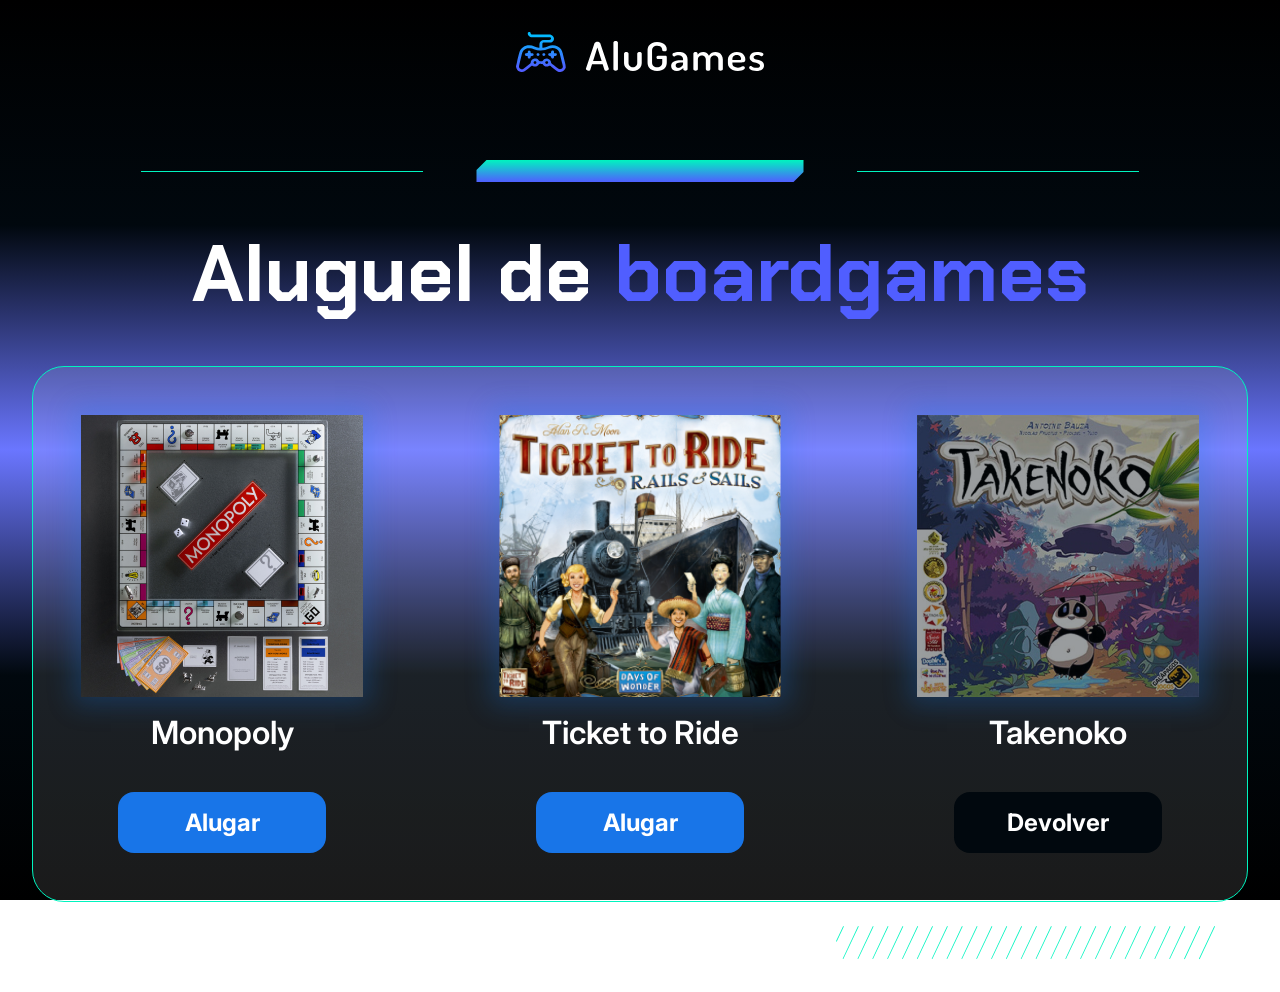
<file: alugames/index.html>
<!DOCTYPE html>
<html lang="en">

<head>
    <meta charset="UTF-8">
    <meta name="viewport" content="width=device-width, initial-scale=1.0">
    <title>AluGames</title>
    <link rel="stylesheet" href="css/main.css">
</head>

<body class="body">
    <main class="container main">
        <img src="img/logo.svg" alt="Logo AluGames">
        <section class="divisor">
            <div class="divisor__line"></div>
            <img src="img/fade_bar.svg" alt="Visual bar" class="divisor__bar">
            <div class="divisor__line"></div>
        </section>
        <h1 class="page-title">Aluguel de <span class="page-title__emphasis">boardgames</span></h1>
        <section class="dashboard">
            <ul class="dashboard__items">
                <li class="dashboard__items__item" id="game-1">
                    <div class="dashboard__item__img">
                        <img src="img/monopoly.png" alt="Capa jogo Monopoly">
                    </div>
                    <p class="dashboard__item__name">Monopoly</p>
                    <a onclick="alterarStatus(1)" href="#" class="dashboard__item__button">Alugar</a>
                </li>
                <li class="dashboard__items__item" id="game-2">
                    <div class="dashboard__item__img">
                        <img src="img/ticket_to_ride.png" alt="Capa jogo Ticket to Ride">
                    </div>
                    <p class="dashboard__item__name">Ticket to Ride</p>
                    <a onclick="alterarStatus(2)" href="#" class="dashboard__item__button">Alugar</a>
                </li>
                <li class="dashboard__items__item" id="game-3">
                    <div class="dashboard__item__img dashboard__item__img--rented">
                        <img src="img/takenoko.png" alt="Capa jogo Takenoko">
                    </div>
                    <p class="dashboard__item__name">Takenoko</p>
                    <a onclick="alterarStatus(3)" href="#" class="dashboard__item__button dashboard__item__button--return">Devolver</a>
                </li>
            </ul>
        </section>
        <img src="img/hachuras.svg" alt="Visual hachuras" class="hachuras">
    </main>

    <script src="js/app.js"></script>
</body>

</html>
</file>
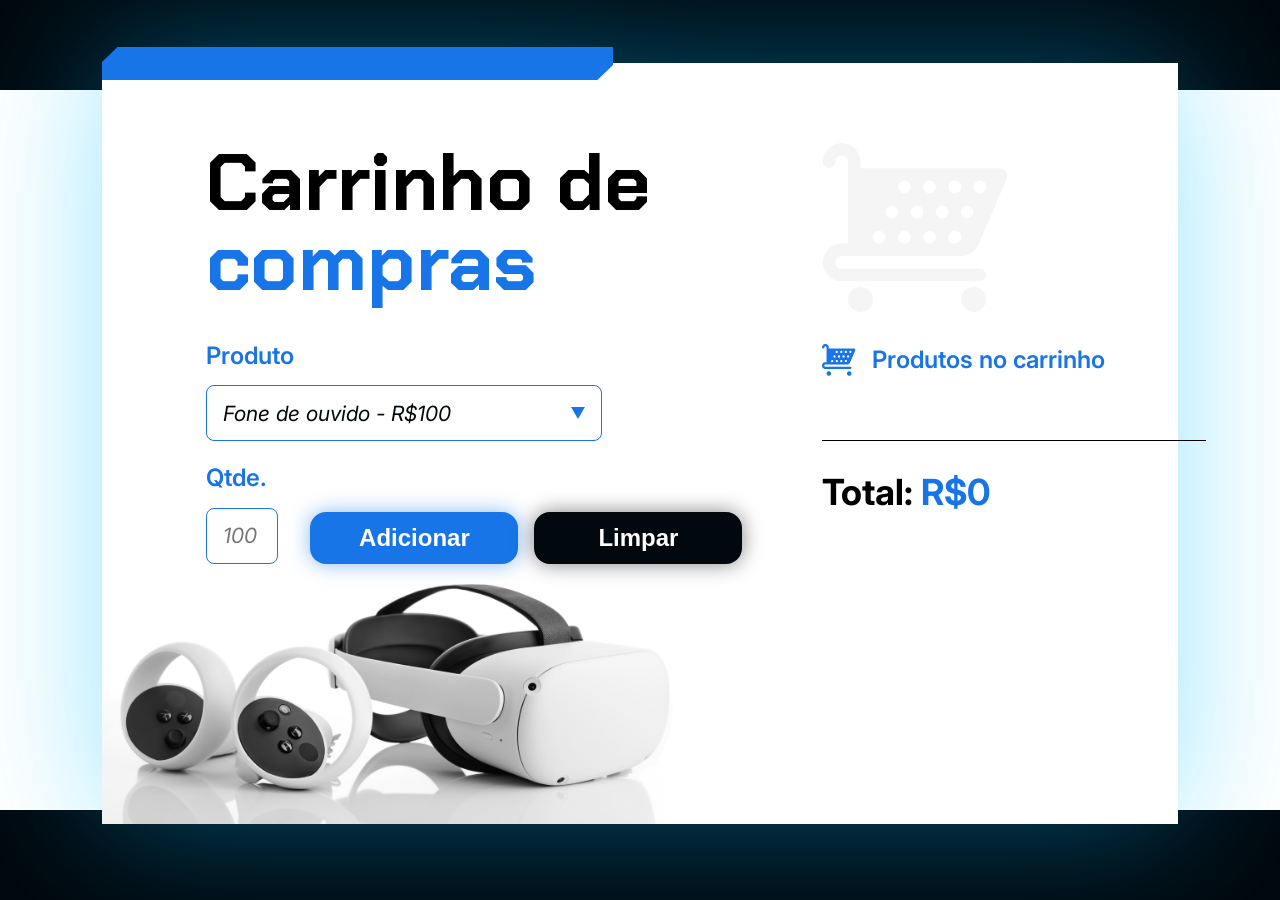
<file: carrinho-compras/index.html>
<!DOCTYPE html>
<html lang="en">

<head>
  <meta charset="UTF-8">
  <meta name="viewport" content="width=device-width, initial-scale=1.0">

  <link rel="preconnect" href="https://fonts.googleapis.com">
  <link rel="preconnect" href="https://fonts.gstatic.com" crossorigin>
  <link href="https://fonts.googleapis.com/css2?family=Chakra+Petch:wght@700&family=Inter:wght@400;600;700&display=swap"
    rel="stylesheet">
  <link rel="stylesheet" href="style.css">

  <title>Carrinho de compras</title>
</head>

<body>
  <main class="conteudo-principal">
    <div class="grafismo-azul"></div>
    <section class="adicionar-produto">
      <h1 class="titulo">
        Carrinho de <span class="texto-azul">compras</span>
      </h1>

      <form class="formulario">
        <label class="campo-grupo">
          <span class="texto-medio-azul">Produto</span>
          <select class="produto-input" name="produto" id="produto">
            <option value="Fone de ouvido - R$100">Fone de ouvido - R$100</option>
            <option value="Celular - R$1400">Celular - R$1400</option>
            <option value="Oculus VR - R$5000">Oculus VR - R$5000</option>
          </select>
          </div>
        </label>

        <section class="parte-inferior">
          <label class="campo-grupo">
            <span class="texto-medio-azul">Qtde.</span>
            <input class="quantidade-input" id="quantidade" type="number" placeholder="100">
          </label>

          <section class="botoes-wrapper">
            <button onclick="adicionar()" type="button" class="botao-form botao-adicionar">Adicionar</button>
            <button onclick="limpar()" type="button" class="botao-form botao-limpar">Limpar</button>
          </section>
        </section>
      </form>
    </section>
    <section class="carrinho">
      <img src="./assets/carrinho-cinza.svg" alt="Imagem de um carrinho de compras cinza">

      <div class="titulo-wrapper">
        <img src="./assets/icone-carrinho.svg" alt="ícone de carrinho">

        <h2 class="carrinho__titulo">Produtos no carrinho</h2>
      </div>

      <section class="carrinho__produtos" id="lista-produtos">
        <section class="carrinho__produtos__produto">
          <span class="texto-azul">1x</span> Celular <span class="texto-azul">R$1400</span>
        </section>
      </section>

      <div class="divisoria"></div>

      <p class="carrinho__total">
        Total: <span class="texto-azul" id="valor-total">R$1400</span>
      </p>
    </section>
  </main>

  <script src="js/app.js"></script>
</body>

</html>
</file>
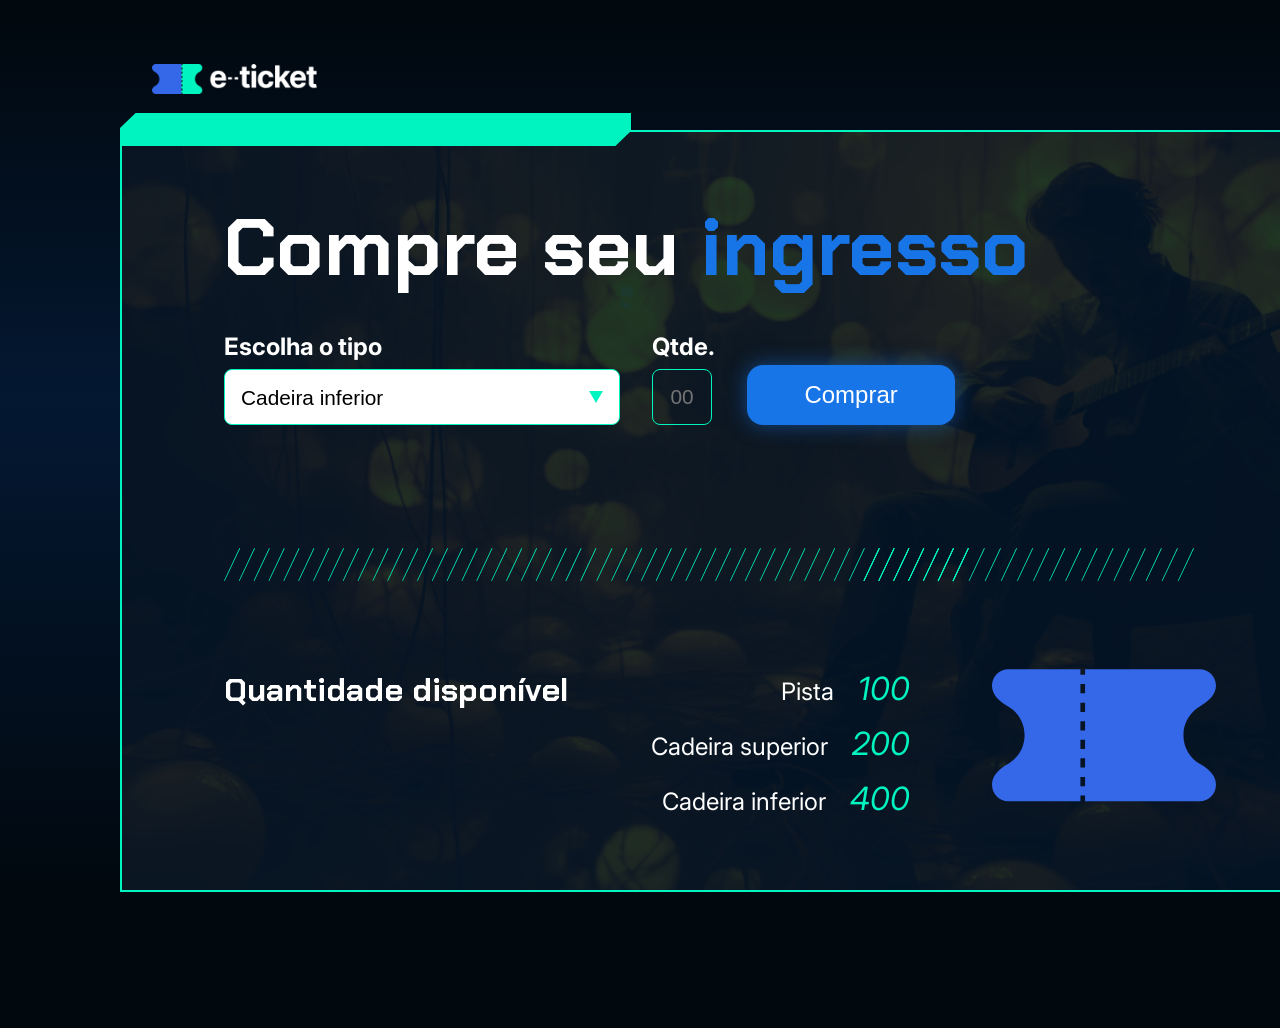
<file: ingresso/index.html>
<!DOCTYPE html>
<html lang="pt-BR">

<head>
    <meta charset="UTF-8">
    <meta name="viewport" content="width=device-width, initial-scale=1.0">
    <link rel="preconnect" href="https://fonts.googleapis.com">
    <link rel="preconnect" href="https://fonts.gstatic.com" crossorigin>
    <link href="https://fonts.googleapis.com/css2?family=Chakra+Petch:wght@700&family=Inter:wght@400;700&display=swap" rel="stylesheet">
    <link rel="stylesheet" href="./styles/_reset.css">
    <link rel="stylesheet" href="./styles/style.css">
    <title>e-Ticket</title>
</head>

<body>
    <header>
        <img class="logo" src="./assets/PNG/Logo e-tricket.png" alt="Logo">
    </header>
    <main class="container">

        <div class="grafismo"></div>
        <h1>Compre seu <span>ingresso</span></h1>
        <form action="">
            <label class="input-group">
                Escolha o tipo
                <select name="tipo-ingresso" id="tipo-ingresso">
                    <option value="inferior">Cadeira inferior</option>
                    <option value="superior">Cadeira superior</option>
                    <option value="pista">Pista</option>
                </select>
            </label>
            <label class="input-group">Qtde.
                <input type="number" id="qtd" placeholder="00" min="1" max="10">
            </label>
            <button onclick="comprar()" type="button">Comprar</button>
        </form>
        <img class="hachuras" src="./assets/SVG/Hachuras.svg" alt="">
        <section>
            <h2>Quantidade disponível</h2>

            <ul class="lista">
                <li>Pista<span id="qtd-pista">100</span></li>
                <li>Cadeira superior<span id="qtd-superior">200</span></li>
                <li>Cadeira inferior<span id="qtd-inferior">400</span></li>
                
            </ul>
            <img src="./assets/Ingresso.svg" alt="">
        </section>
    </main>

    <script src="js/app.js"></script>
</body>

</html>
</file>
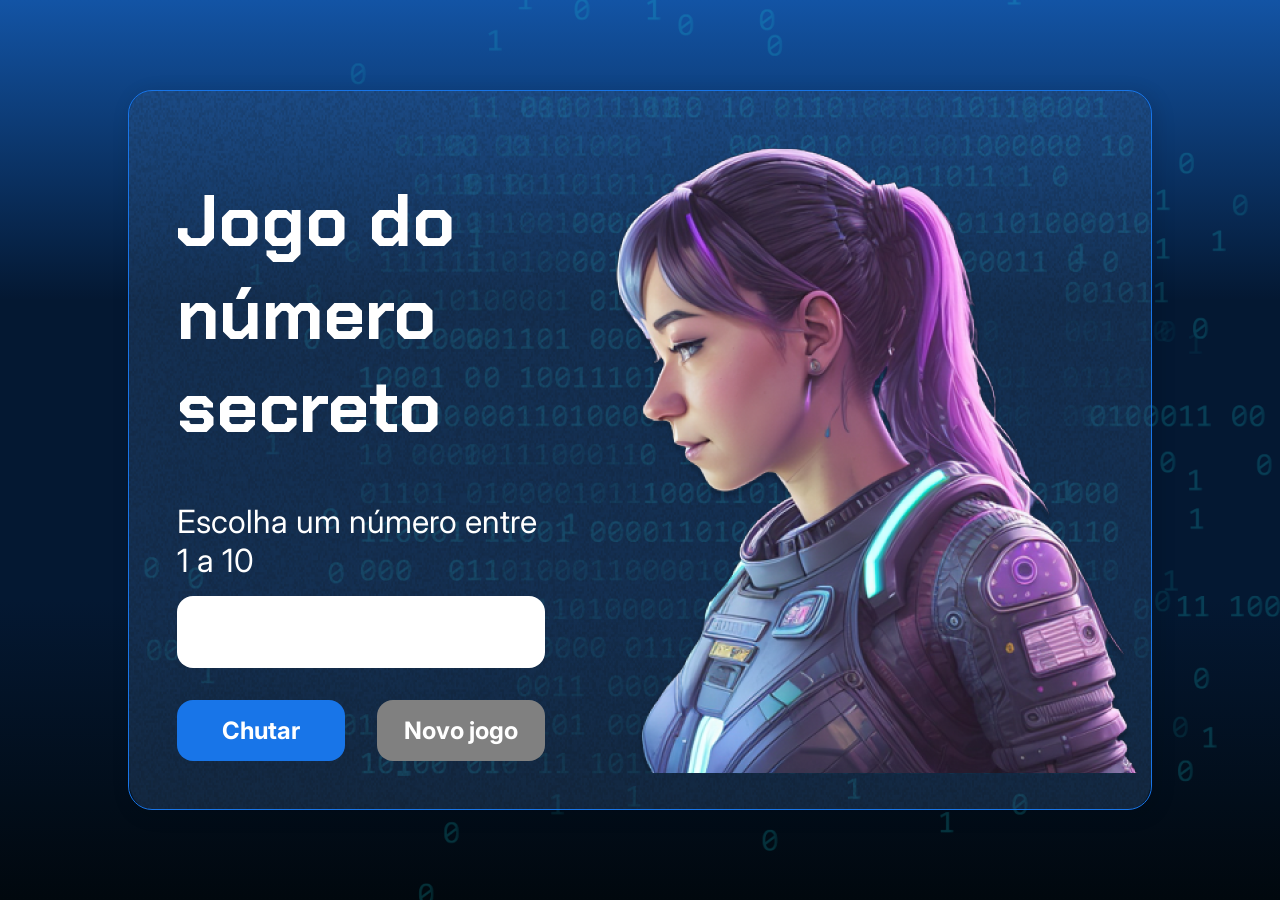
<file: Jogo-do-numero-secreto-main/index.html>
<!DOCTYPE html>
<html lang="pt-br">

<head>
    <meta charset="UTF-8">
    <meta name="viewport" content="width=device-width, initial-scale=1.0">
    <script src="https://code.responsivevoice.org/responsivevoice.js"></script>
    <link rel="preconnect" href="https://fonts.googleapis.com">
    <link rel="preconnect" href="https://fonts.gstatic.com" crossorigin>
    <link href="https://fonts.googleapis.com/css2?family=Chakra+Petch:wght@700&family=Inter:wght@400;700&display=swap"
        rel="stylesheet">
    <link rel="stylesheet" href="style.css">
    <title>JS Game</title>
</head>

<body>

    <div class="container">
        <div class="container__conteudo">
            <div class="container__informacoes">
                <div class="container__texto">
                    <h1>Adivinhe o <span class="container__texto-azul">numero secreto</span></h1>
                    <p class="texto__paragrafo">Escolha um número entre 1 a 10</p>
                </div>
                <input type="number" min="1" max="10" class="container__input">
                <div class="chute container__botoes">
                    <button onclick="verificarChute()" class="container__botao">Chutar</button>
                    <button onclick="reiniciarJogo()" id="reiniciar" class="container__botao" disabled>Novo jogo</button>
                </div>
            </div>
            <img src="./img/ia.png" alt="Uma pessoa olhando para a esquerda" class="container__imagem-pessoa" />
        </div>
    </div>




    <script src="app.js" defer></script>
</body>

</html>
</file>
<file: alugames/css/main.css>
@import url(_reset.css);
@import url('https://fonts.googleapis.com/css2?family=Chakra+Petch:wght@700&family=Inter:wght@600;700&display=swap');

.body {
    color: #FFFFFF;

    min-height: 100vh;

    background: rgb(0, 0, 0);
    background: linear-gradient(to bottom, rgba(0, 0, 0, 1) 0%, rgba(1, 8, 14, 1) 25%, rgba(80, 94, 255, 0.85) 50%, rgba(1, 8, 14, 1) 75%, rgba(0, 0, 0, 1) 100%);
    background-repeat: no-repeat;
    background-attachment: fixed;

    display: flex;
    flex-direction: column;
    justify-content: center;

    padding: 2rem;
}

@media screen and (min-width: 1440px) {
    .body {
        padding: 2rem calc((100vw - 1086px)/2);
    }
}

.main {
    display: flex;
    flex-direction: column;
    align-items: center;
}

.divisor {
    display: flex;
    gap: 53px;
    align-items: center;

    margin: 88px 0px 40px;
}

.divisor__line {
    height: 1px;
    width: 282px;
    background-color: #00F4BF;
}

.page-title {
    font-family: 'Chakra Petch', sans-serif;
    font-weight: 700;
    font-size: 5rem;

    margin-bottom: 2.5rem;
}

.page-title__emphasis {
    color: #505EFF;
}

.dashboard {
    background-color: rgba(255, 255, 255, 0.1);

    border-radius: 2rem;
    border-width: 1px;
    border-style: solid;
    border-color: #00F4BF;

    padding: 3rem;
    width: 100%;
}

.dashboard__items {
    display: flex;
    justify-content: space-between;
}

.dashboard__items__item {
    display: flex;
    flex-direction: column;
    align-items: center;
    justify-content: flex-start;

    font-family: 'Inter', sans-serif;
}

.dashboard__item__img {
    box-shadow: 0px 0px 24px 8px rgba(24, 118, 232, 0.25);

    margin-bottom: 1rem;
}

.dashboard__item__img--rented {
    position: relative;
}

.dashboard__item__img--rented::after {
    content: "";
    display: block;
    width: 100%;
    height: 100%;

    position: absolute;
    top: 0;
    
    background-color: rgba(1, 8, 14, 0.4);
}

.dashboard__item__name {
    font-weight: 600;
    font-size: 2rem;

    margin-bottom: 2.5rem;
}

.dashboard__item__button {
    display: flex;
    justify-content: center;

    font-weight: 700;
    font-size: 1.5rem;

    padding: 1rem 1.5rem;
    min-width: 13rem;

    border-radius: 1rem;

    background-color: #1875E8;
}

.dashboard__item__button--return {
    background-color: #01080E;
}

.hachuras {
    margin-top: 1.5rem;
    margin-right: 33px;
    align-self: flex-end;
}
</file>
<file: carrinho-compras/style.css>
* {
  margin: 0;
  padding: 0;
  box-sizing: border-box;
}

body {
  min-height: 100vh;
  height: auto;
  background: linear-gradient(to bottom,
      #01080E 10%,
      #FFF 10%,
      #FFF 90%,
      #01080E 90%);
  padding: 7vh 8vw 5vh;
  font-family: 'Inter', sans-serif;
  font-size: 16px;
}

button {
  background: inherit;
  color: inherit;
  border: 0;
}

select {
  appearance: none;
}

input[type="number"]::-webkit-outer-spin-button,
input[type="number"]::-webkit-inner-spin-button {
    -webkit-appearance: none;
    margin: 0;
}

input[type="number"] {
    appearance: textfield;
}

.texto-medio-azul {
  color: var(--Light-Blue, #1875E8);
  font-size: 1.5rem;
  font-style: normal;
  font-weight: 600;
  line-height: 110%; /* 1.65rem */
}

.conteudo-principal {
  filter: drop-shadow(0px 0px 70px rgba(2, 189, 255, 0.40));
  min-height: 100%;
  padding: 5rem 6.5rem;
  
  display: grid;
  grid-template-columns: 1.375fr 1fr;
  column-gap: 5rem;

  background: white url('./assets/oculos.png') no-repeat bottom left;
  background-size: auto 40%;

  position: relative;
  background-position: left bottom -40px;
}

.grafismo-azul {
  position: absolute;
  width: 31.9375rem;
  height: 2.0625rem;
  background-image: url('./assets/grafismo-azul.svg');
  top: -1rem;
}

.titulo {
  font-family: 'Chakra Petch', sans-serif;
  font-size: 5rem;
  font-style: normal;
  font-weight: 700;
  line-height: 100%;
  margin-bottom: 2.5rem;
}

.texto-azul {
  color: #1875E8;
}

.formulario {
  display: flex;
  flex-direction: column;
  align-items: flex-start;
  gap: 1.5rem;
}

.formulario .campo-grupo {
  display: flex;
  flex-direction: column;
  align-items: flex-start;
  gap: 1rem;
}

.produto-input {
  width: 24.75rem;
  height: 3.5rem;
  padding: 1rem;
  border-radius: 0.5rem;
  border: 1px solid var(--Light-Blue, #1875E8);

  color: var(--Void, #01080E);
  font-family: Inter;
  font-size: 1.3125rem;
  font-style: italic;
  font-weight: 400;
  line-height: 110%;
  
  background: url('./assets/arrow-down.svg') no-repeat right 1rem top 50%;
}

.dropdown {
  width: 3.375rem;
  height: 3.5rem;
  padding: 1rem;
  justify-content: center;
  align-items: center;
  gap: 0.625rem;
  border-radius: 0rem 0.5rem 0.5rem 0rem;
  border: 1px solid var(--Light-Blue, #1875E8);
  cursor: pointer;
}

.formulario > .parte-inferior {
  display: flex;
  align-items: flex-end;
  gap: 2rem;
}

.quantidade-input {
  display: flex;
  height: 3.5rem;
  padding: 1rem;
  width: 4.5rem;
  border-radius: 0.5rem;
  border: 1px solid var(--Light-Blue, #1875E8);

  color: var(--Void, #01080E);
  font-family: Inter;
  font-size: 1.3125rem;
  font-style: italic;
  font-weight: 400;
  line-height: 110%;
}

.botoes-wrapper {
  display: flex;
  align-items: flex-end;
  gap: 1rem;
}

.botao-form {
  display: flex;
  flex-direction: column;
  justify-content: center;
  align-items: center;
  width: 13rem;
  height: 3.25rem;
  padding: 1rem 1.5rem;
  gap: 0.625rem;
  border-radius: 1rem;
  cursor: pointer;
}

.botao-adicionar {
  background: var(--Light-Blue, #1875E8);
  box-shadow: 0px 0px 20px 0px rgba(24, 117, 232, 0.50);

  color: var(--Branco, #FFF);
  font-size: 1.5rem;
  font-weight: 700;
  line-height: normal;
}

.botao-limpar {
  border-radius: 1rem;
  background: var(--Void, #01080E);
  box-shadow: 0px 0px 20px 0px rgba(1, 8, 14, 0.50);

  color: var(--Branco, #FFF);
  font-size: 1.5rem;
  font-weight: 700;
  line-height: normal;
}

.carrinho {
  display: flex;
  width: 24rem;
  flex-direction: column;
  align-items: flex-start;
  gap: 2rem;
}

.titulo-wrapper {
  display: flex;
  align-items: center;
  gap: 1rem;
}

.carrinho__titulo {
  color: var(--Light-Blue, #1875E8);
  font-family: Inter;
  font-size: 1.5rem;
  font-style: normal;
  font-weight: 600;
  line-height: 110%; /* 1.65rem */
}

.carrinho__produtos {
  display: flex;
  flex-direction: column;
  align-items: flex-start;
  gap: 1rem;
}

.carrinho__produtos__produto {
  font-size: 1.3125rem;
  font-style: italic;
  font-weight: 400;
  line-height: 110%; /* 1.44375rem */
}

.divisoria {
  width: 24rem;
  height: 0.0625rem;
  background: #000;
}

.carrinho__total {
  font-size: 2.25rem;
  font-weight: 700;
  line-height: 110%; /* 2.475rem */
}

.adicionar-produto {
  padding-bottom: 180px;
}
</file>
<file: ingresso/styles/style.css>
body {
    width: 1440px;
    height: 100vh;
    background: linear-gradient(180deg, rgba(1, 8, 14, 1) 1%, rgba(4, 24, 50, 1) 39%, rgba(1, 8, 14, 1) 88%);
    margin: 5% auto;
    color: #fff;
}

header {
    width: 1200px;
    margin: 2rem auto;
}

header .logo {
    width: 196.8px;
    padding-left: 2rem;
}

main.container {
    width: 1200px;
    height: auto;
    border: 2px solid #00F4BF;
    margin: 0 auto;
    padding: 4.5rem 6.38rem;
    background-image: url('../assets/PNG/Imagem\ com\ borda.png');
    background-size: cover;
    position: relative;
}

main.container .grafismo {
    background: url('../assets/SVG/Grafismo\ verde.svg');
    width: 31.9375rem;
    height: 2.0625rem;
    position: absolute;
    top: -19px;
    left: -2px;
}

main.container h1 {
    font-family: 'Chakra Petch', sans-serif;
    font-size: 5rem;
    line-height: 110%;
}

main.container h1 span {
    color: #1875E8;
}

form {
    display: flex;
    align-items: flex-end;
    gap: 2rem;
    margin: 2.5rem 0;
}

form .input-group {
    display: flex;
    flex-direction: column;
    align-items: flex-start;
    gap: .5rem;

    font-family: 'Inter', sans-serif;
    font-weight: 700;
    font-size: 1.5rem;
}

form .input-group select,
form .input-group input {
    background: none;
    color: white;
    border: 1px solid #00F4BF;
    border-radius: .5rem;
    height: 3.5rem;
    padding: .5rem 1rem;
    font-size: 1.3rem;
}

form .input-group select {
    width: 24.75rem;
    appearance: none;
    background: url('../assets/PNG/Arrow\ down.png') no-repeat right 1rem top 50%;
    color: black;
    background-color: white;
}

form .input-group input {
    width: 60px;
}

form .input-group input::placeholder {
    text-align: center;
}

form button {
    color: white;
    font-size: 1.5rem;
    border: none;
    background-color: #1875E8;
    padding: 1rem 1.5rem;
    border-radius: 1rem;
    width: 13rem;
    box-shadow: 0px 0px 20px 0px rgba(24, 117, 232, 0.50);
    cursor: pointer;
}

.hachuras {
    margin: 5.19rem 0;
}

.container section {
    display: flex;
    justify-content: space-between;
    align-items: flex-start;
    align-self: stretch;
}

.container section h2 {
    font-size: 2rem;
}

.container section ul {
    display: flex;
    flex-direction: column;
    align-items: flex-end;
    gap: 1rem;

    font-size: 1.5rem;
    font-family: 'Inter', sans-serif;
    font-weight: 400;
}

.container section ul li span {
    color: #00F4BF;
    font-style: italic;
    font-size: 2rem;
    padding-left: 1.5rem;
}
</file>
<file: Jogo-do-numero-secreto-main/style.css>
* {
    box-sizing: border-box;
    margin: 0;
    padding: 0;
    color: white;
}

body {
    background: linear-gradient(#1354A5 0%, #041832 33.33%, #041832 66.67%, #01080E 100%);
    height: 100vh;
    display: flex;
    align-items: center;
    justify-content: center;
}


body::before {
    background-image: url("img/code.png");
    background-repeat: no-repeat;
    background-position: right;
    content: "";
    display: block;
    position: absolute;
    width: 100%;
    height: 100%;
    opacity: 0.4;
}

.container {
    width: 80%;
    height: 80%;
    display: flex;
    align-items: center;
    justify-content: space-between;
    border-radius: 24px;
    border: 1px solid #1875E8;
    box-shadow: 4px 4px 20px 0px rgba(1, 8, 14, 0.15);
    background-image: url("img/Ruido.png");
    background-size: 100% 100%;
    position: relative;
}


.container__conteudo {
    display: flex;
    align-items: center;
    position: absolute;
    bottom: 0;
}

.container__informacoes {
    flex: 1;
    padding: 3rem;
}

.container__botao {
    border-radius: 16px;
    background: #1875E8;
    padding: 16px 24px;
    width: 100%;
    font-size: 24px;
    font-weight: 700;
    border: none;
    margin-top: 2rem;
}

.container__texto {
    margin: 16px 0 16px 0;
}

.container__texto-azul {
    color: #1875E8;
}

.container__input {
    width: 100%;
    height: 72px;
    border-radius: 16px;
    background-color: #FFF;
    border: none;
    color: #1875E8;
    padding: 2rem;
    font-size: 24px;
    font-weight: 700;
    font-family: 'Inter', sans-serif;
}

.container__botoes {
    display: flex;
    gap: 2em;
}

h1 {
    font-family: 'Chakra Petch', sans-serif;
    font-size: 72px;
    padding-bottom: 3rem;
}

p,
button {
    font-family: 'Inter', sans-serif;
}

.texto__paragrafo {
    font-size: 32px;
    font-weight: 400;
}

button:disabled {
    background-color: gray;
}

@media screen and (max-width: 1250px) {

    h1 {
        font-size: 50px;
    }

    .container__botao {
        font-size: 16px;
    }


    .texto__paragrafo {
        font-size: 24px;
    }

    .container__imagem-pessoa {
        display: none;
    }

    .container__conteudo {
        display: block;
        position: inherit;
    }

    .container__informacoes {
        padding: 1rem
    }
}
</file>
